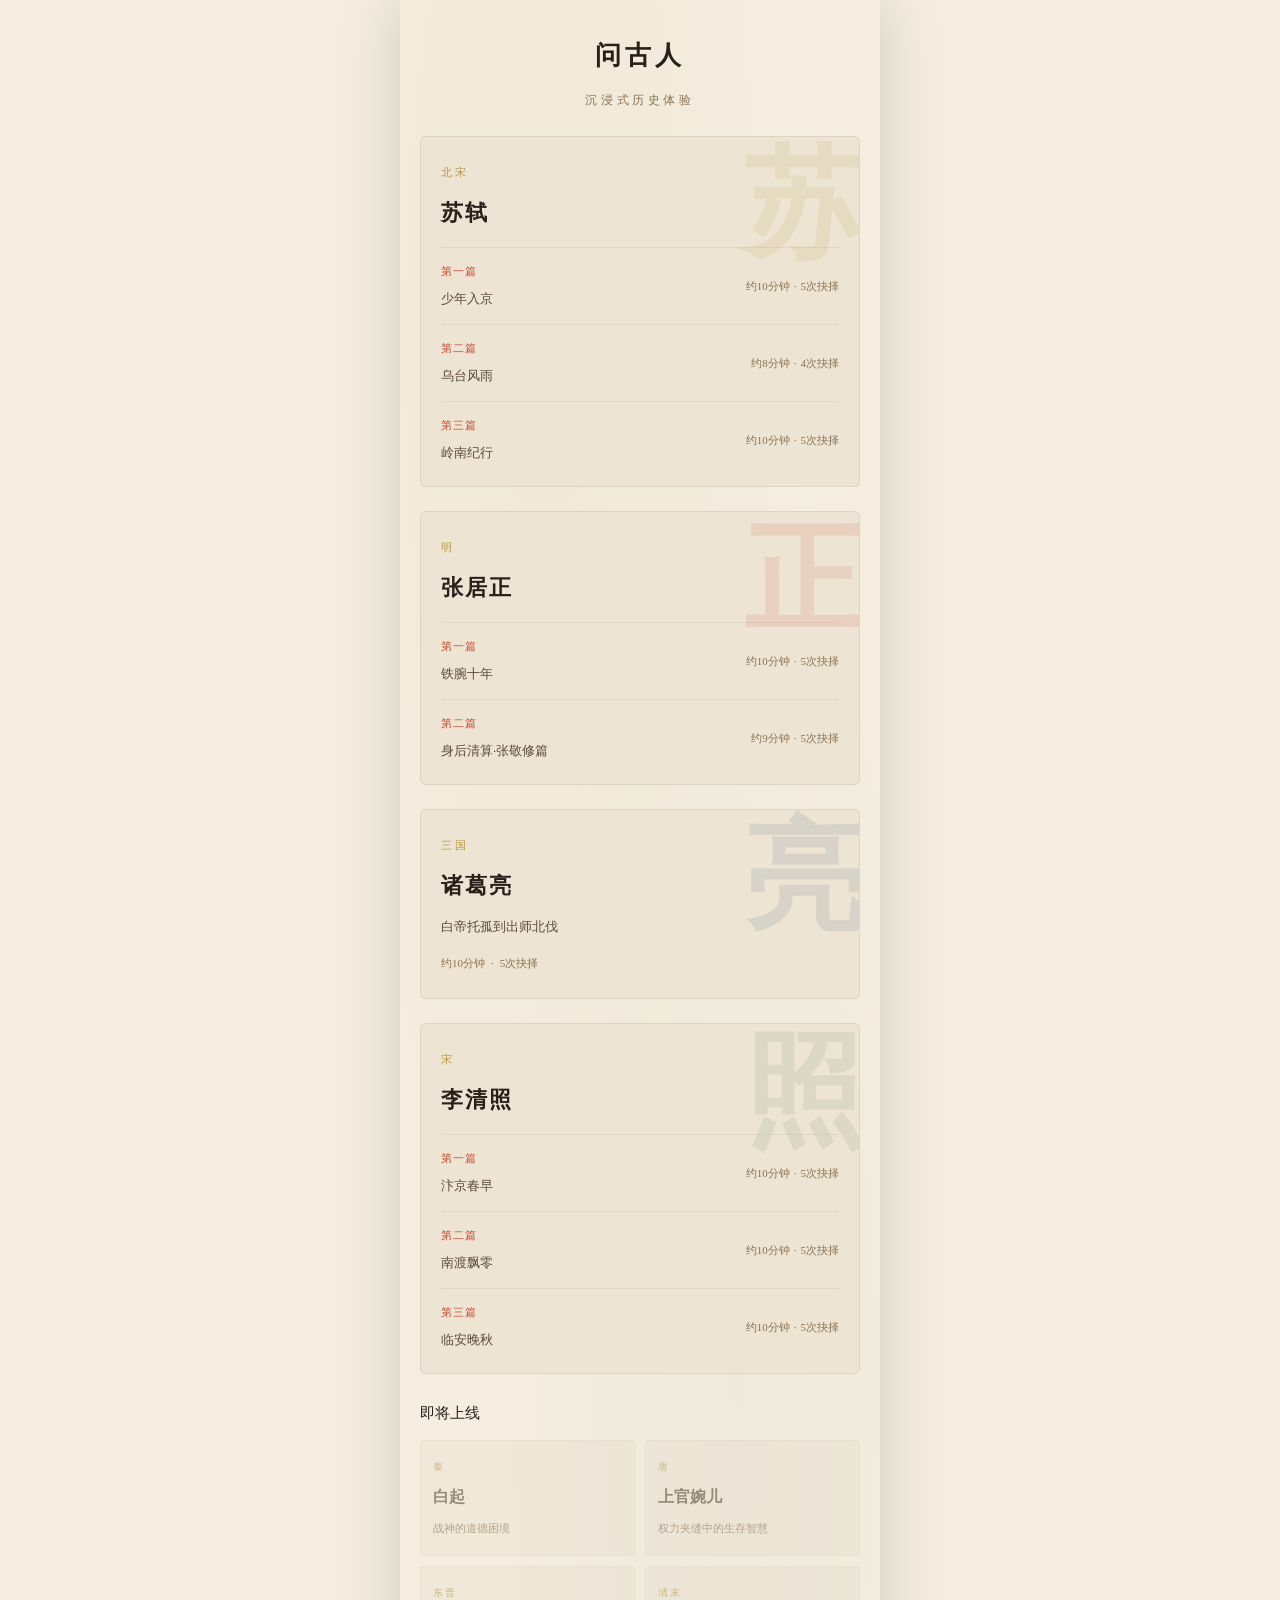
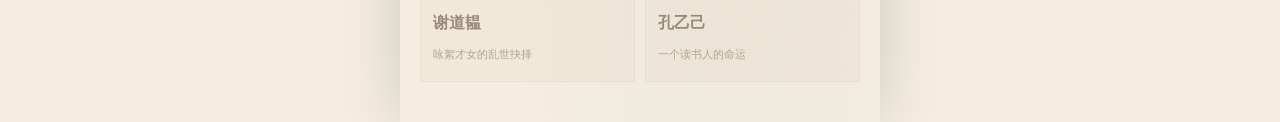
<file: index.html>
<!DOCTYPE html>
<html lang="zh-CN">
<head>
  <meta charset="UTF-8">
  <meta name="viewport" content="width=device-width, initial-scale=1.0, maximum-scale=1.0, user-scalable=no, viewport-fit=cover">
  <meta name="theme-color" content="#F4EDE0">
  <meta name="apple-mobile-web-app-capable" content="yes">
  <meta name="apple-mobile-web-app-status-bar-style" content="default">
  <title>问古人</title>
  <meta name="description" content="问古人 — 沉浸式历史体验">
  <link rel="stylesheet" href="assets/app.css">
</head>
<body>
  <div id="app"></div>

  <script src="js/stories/coming-soon.js"></script>
  <script src="js/stories/su-dongpo.js"></script>
  <script src="js/stories/su-shi-2.js"></script>
  <script src="js/stories/su-shi-3.js"></script>
  <script src="js/stories/zhuge-liang.js"></script>
  <script src="js/stories/li-qingzhao.js"></script>
  <script src="js/stories/li-qingzhao-2.js"></script>
  <script src="js/stories/li-qingzhao-3.js"></script>
  <script src="js/stories/zhang-juzheng.js"></script>
  <script src="js/stories/zhang-juzheng-2.js"></script>

  <script src="js/engine.js"></script>
  <script src="js/pages/helpers.js"></script>
  <script src="js/pages/index.js"></script>
  <script src="js/pages/intro.js"></script>
  <script src="js/pages/story.js"></script>
  <script src="js/pages/ending.js"></script>
  <script src="js/router.js"></script>
</body>
</html>
</file>
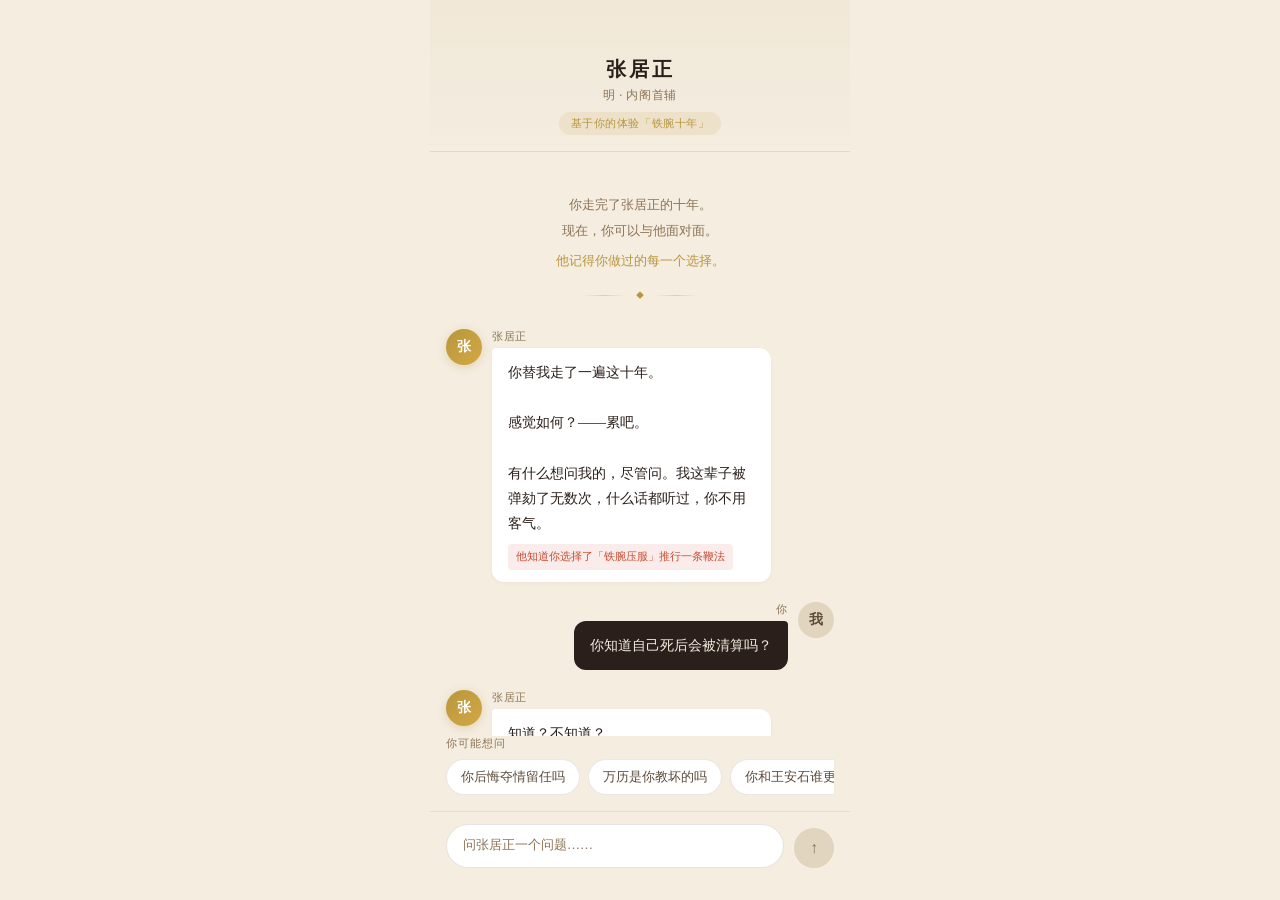
<file: ai-chat-demo.html>
<!DOCTYPE html>
<html lang="zh-CN">
<head>
<meta charset="UTF-8">
<meta name="viewport" content="width=device-width, initial-scale=1.0, maximum-scale=1.0, user-scalable=no">
<title>对话张居正 · 问古人</title>
<style>
  :root {
    --ink: #2A1F1A;
    --ink-light: #5C4A3A;
    --ink-faint: #8B7355;
    --paper: #F4EDE0;
    --paper-warm: #EDE4D3;
    --paper-deep: #E2D5BF;
    --accent-vermilion: #C84B31;
    --accent-gold: #B8963E;
    --accent-jade: #5B8C6F;
  }

  * { margin: 0; padding: 0; box-sizing: border-box; }

  body {
    font-family: -apple-system, "PingFang SC", "Noto Serif SC", serif;
    background: var(--paper);
    color: var(--ink);
    height: 100vh;
    display: flex;
    flex-direction: column;
    max-width: 420px;
    margin: 0 auto;
    overflow: hidden;
  }

  /* === 顶栏 === */
  .header {
    padding: 56px 20px 16px;
    text-align: center;
    border-bottom: 1px solid rgba(42,31,26,0.08);
    background: linear-gradient(180deg, rgba(184,150,62,0.06) 0%, transparent 100%);
    flex-shrink: 0;
  }

  .header-name {
    font-size: 20px;
    font-weight: 700;
    letter-spacing: 0.15em;
    color: var(--ink);
  }

  .header-desc {
    font-size: 12px;
    color: var(--ink-faint);
    margin-top: 4px;
    letter-spacing: 0.05em;
  }

  .header-context {
    display: inline-block;
    margin-top: 8px;
    padding: 4px 12px;
    background: rgba(184,150,62,0.12);
    border-radius: 20px;
    font-size: 11px;
    color: var(--accent-gold);
    letter-spacing: 0.05em;
  }

  /* === 聊天区 === */
  .chat-area {
    flex: 1;
    overflow-y: auto;
    padding: 20px 16px;
    scroll-behavior: smooth;
  }

  .chat-area::-webkit-scrollbar { display: none; }

  /* 开场白 */
  .prologue {
    text-align: center;
    padding: 20px 10px 28px;
    opacity: 0;
    animation: fadeIn 800ms ease 300ms forwards;
  }

  .prologue-line {
    display: block;
    font-size: 13px;
    line-height: 2;
    color: var(--ink-faint);
  }

  .prologue-divider {
    display: flex;
    align-items: center;
    justify-content: center;
    gap: 12px;
    margin-top: 16px;
  }

  .prologue-divider-line {
    width: 40px;
    height: 1px;
    background: linear-gradient(90deg, transparent, rgba(42,31,26,0.15), transparent);
  }

  .prologue-divider-dot {
    font-size: 8px;
    color: var(--accent-gold);
  }

  /* 消息气泡 */
  .message {
    display: flex;
    margin-bottom: 20px;
    opacity: 0;
    animation: msgIn 500ms ease forwards;
  }

  .message.user { justify-content: flex-end; }
  .message.character { justify-content: flex-start; }

  .msg-avatar {
    width: 36px;
    height: 36px;
    border-radius: 50%;
    flex-shrink: 0;
    display: flex;
    align-items: center;
    justify-content: center;
    font-size: 14px;
    font-weight: 600;
  }

  .character .msg-avatar {
    background: linear-gradient(135deg, var(--accent-gold), #D4A843);
    color: white;
    margin-right: 10px;
    box-shadow: 0 2px 8px rgba(184,150,62,0.3);
  }

  .user .msg-avatar {
    background: var(--paper-deep);
    color: var(--ink-light);
    margin-left: 10px;
    order: 2;
  }

  .msg-content {
    max-width: 72%;
  }

  .msg-sender {
    font-size: 11px;
    color: var(--ink-faint);
    margin-bottom: 4px;
    letter-spacing: 0.05em;
  }

  .user .msg-sender {
    text-align: right;
  }

  .msg-bubble {
    padding: 12px 16px;
    line-height: 1.8;
    font-size: 14px;
    border-radius: 12px;
  }

  .character .msg-bubble {
    background: white;
    color: var(--ink);
    border-top-left-radius: 4px;
    box-shadow: 0 1px 4px rgba(0,0,0,0.04);
  }

  .user .msg-bubble {
    background: var(--ink);
    color: var(--paper);
    border-top-right-radius: 4px;
  }

  /* 角色引用诗词 */
  .msg-poem {
    margin-top: 10px;
    padding: 10px 14px;
    background: rgba(184,150,62,0.08);
    border-left: 2px solid var(--accent-gold);
    border-radius: 0 6px 6px 0;
    font-size: 13px;
    line-height: 2;
    color: var(--ink-light);
  }

  /* 打字动画 */
  .typing {
    display: flex;
    align-items: center;
    margin-bottom: 20px;
    opacity: 0;
    animation: msgIn 400ms ease forwards;
  }

  .typing .msg-avatar {
    background: linear-gradient(135deg, var(--accent-gold), #D4A843);
    color: white;
    margin-right: 10px;
    width: 36px;
    height: 36px;
    border-radius: 50%;
    display: flex;
    align-items: center;
    justify-content: center;
    font-size: 14px;
    font-weight: 600;
    box-shadow: 0 2px 8px rgba(184,150,62,0.3);
  }

  .typing-dots {
    background: white;
    padding: 12px 18px;
    border-radius: 12px;
    border-top-left-radius: 4px;
    box-shadow: 0 1px 4px rgba(0,0,0,0.04);
    display: flex;
    gap: 5px;
  }

  .typing-dots span {
    width: 6px;
    height: 6px;
    border-radius: 50%;
    background: var(--ink-faint);
    animation: blink 1.4s infinite;
  }

  .typing-dots span:nth-child(2) { animation-delay: 0.2s; }
  .typing-dots span:nth-child(3) { animation-delay: 0.4s; }

  /* 快捷问题 */
  .quick-questions {
    padding: 0 16px 12px;
    flex-shrink: 0;
  }

  .quick-label {
    font-size: 11px;
    color: var(--ink-faint);
    margin-bottom: 8px;
    letter-spacing: 0.1em;
  }

  .quick-scroll {
    display: flex;
    gap: 8px;
    overflow-x: auto;
    padding-bottom: 4px;
    -webkit-overflow-scrolling: touch;
  }

  .quick-scroll::-webkit-scrollbar { display: none; }

  .quick-btn {
    flex-shrink: 0;
    padding: 8px 14px;
    background: white;
    border: 1px solid rgba(42,31,26,0.1);
    border-radius: 20px;
    font-size: 13px;
    color: var(--ink-light);
    cursor: pointer;
    transition: all 200ms ease;
    white-space: nowrap;
  }

  .quick-btn:active {
    background: var(--ink);
    color: var(--paper);
    border-color: var(--ink);
  }

  /* === 输入区 === */
  .input-area {
    padding: 12px 16px 32px;
    border-top: 1px solid rgba(42,31,26,0.08);
    background: var(--paper);
    flex-shrink: 0;
    display: flex;
    gap: 10px;
    align-items: flex-end;
  }

  .input-box {
    flex: 1;
    padding: 10px 16px;
    background: white;
    border: 1px solid rgba(42,31,26,0.12);
    border-radius: 22px;
    font-size: 14px;
    font-family: inherit;
    color: var(--ink);
    outline: none;
    resize: none;
    max-height: 100px;
    line-height: 1.6;
    transition: border-color 200ms;
  }

  .input-box::placeholder {
    color: var(--ink-faint);
    font-size: 13px;
  }

  .input-box:focus {
    border-color: var(--accent-gold);
  }

  .send-btn {
    width: 40px;
    height: 40px;
    border-radius: 50%;
    border: none;
    background: var(--ink);
    color: var(--paper);
    font-size: 16px;
    cursor: pointer;
    flex-shrink: 0;
    transition: all 200ms;
    display: flex;
    align-items: center;
    justify-content: center;
  }

  .send-btn:active {
    transform: scale(0.92);
    background: var(--accent-gold);
  }

  .send-btn.disabled {
    background: var(--paper-deep);
    color: var(--ink-faint);
    pointer-events: none;
  }

  /* === 选择记忆标签 === */
  .choice-tag {
    display: inline-block;
    padding: 3px 8px;
    background: rgba(200,75,49,0.1);
    color: var(--accent-vermilion);
    font-size: 11px;
    border-radius: 4px;
    margin-top: 8px;
  }

  /* === 动画 === */
  @keyframes fadeIn {
    from { opacity: 0; transform: translateY(10px); }
    to { opacity: 1; transform: translateY(0); }
  }

  @keyframes msgIn {
    from { opacity: 0; transform: translateY(16px); }
    to { opacity: 1; transform: translateY(0); }
  }

  @keyframes blink {
    0%, 60%, 100% { opacity: 0.3; }
    30% { opacity: 1; }
  }
</style>
</head>
<body>

<!-- 顶栏 -->
<div class="header">
  <div class="header-name">张居正</div>
  <div class="header-desc">明 · 内阁首辅</div>
  <div class="header-context">基于你的体验「铁腕十年」</div>
</div>

<!-- 聊天区 -->
<div class="chat-area" id="chatArea">

  <!-- 开场白 -->
  <div class="prologue">
    <span class="prologue-line">你走完了张居正的十年。</span>
    <span class="prologue-line">现在，你可以与他面对面。</span>
    <span class="prologue-line" style="color: var(--accent-gold); margin-top: 4px;">他记得你做过的每一个选择。</span>
    <div class="prologue-divider">
      <div class="prologue-divider-line"></div>
      <span class="prologue-divider-dot">◆</span>
      <div class="prologue-divider-line"></div>
    </div>
  </div>

  <!-- 张居正第一句话 -->
  <div class="message character" style="animation-delay: 1s;">
    <div class="msg-avatar">张</div>
    <div class="msg-content">
      <div class="msg-sender">张居正</div>
      <div class="msg-bubble">
        你替我走了一遍这十年。
        <br><br>
        感觉如何？——累吧。
        <br><br>
        有什么想问我的，尽管问。我这辈子被弹劾了无数次，什么话都听过，你不用客气。
        <div class="choice-tag">他知道你选择了「铁腕压服」推行一条鞭法</div>
      </div>
    </div>
  </div>

  <!-- 用户第一句话 -->
  <div class="message user" style="animation-delay: 2s;">
    <div class="msg-avatar">我</div>
    <div class="msg-content">
      <div class="msg-sender">你</div>
      <div class="msg-bubble">你知道自己死后会被清算吗？</div>
    </div>
  </div>

  <!-- 张居正回复 -->
  <div class="message character" style="animation-delay: 3s;">
    <div class="msg-avatar">张</div>
    <div class="msg-content">
      <div class="msg-sender">张居正</div>
      <div class="msg-bubble">
        知道？不知道？
        <br><br>
        说完全不知道，那是骗你。我把高拱赶走的时候用了什么手段，我心里清楚。我对言官动廷杖的时候，就知道这笔账迟早要还。商鞅的下场我读过不止一遍。
        <br><br>
        但你问我是不是「知道」——我觉得不是。我只是隐隐约约觉得，这条路走到头，大概不会太好看。但我没有细想。
        <br><br>
        不是不敢想。是不能想。一想，就做不下去了。
      </div>
    </div>
  </div>

  <!-- 用户第二句 -->
  <div class="message user" style="animation-delay: 4.5s;">
    <div class="msg-avatar">我</div>
    <div class="msg-content">
      <div class="msg-sender">你</div>
      <div class="msg-bubble">那你觉得值吗？你的家人因为你被抄家，长子自缢了。</div>
    </div>
  </div>

  <!-- 张居正回复 - 长沉默后 -->
  <div class="message character" style="animation-delay: 6s;">
    <div class="msg-avatar">张</div>
    <div class="msg-content">
      <div class="msg-sender">张居正</div>
      <div class="msg-bubble">
        ……
        <br><br>
        你刚才问的这个问题，是我这辈子最怕被人问的。
        <br><br>
        我可以告诉你一条鞭法让国库翻了两倍，考成法让政令不再是废纸，清丈田亩让三百万顷隐田回到了册上。我可以说这些事救了几千万人。
        <br><br>
        但我没法替敬修回答这个问题。
        <br><br>
        他不是改革者。他只是我的儿子。他替我付的代价，我没有资格说「值」。
        <div class="msg-poem">
          "有冤无处诉"<br>
          ——张敬修 · 绝笔血书
        </div>
      </div>
    </div>
  </div>

</div>

<!-- 快捷问题 -->
<div class="quick-questions">
  <div class="quick-label">你可能想问</div>
  <div class="quick-scroll">
    <div class="quick-btn" onclick="sendQuick(this)">你后悔夺情留任吗</div>
    <div class="quick-btn" onclick="sendQuick(this)">万历是你教坏的吗</div>
    <div class="quick-btn" onclick="sendQuick(this)">你和王安石谁更难</div>
    <div class="quick-btn" onclick="sendQuick(this)">如果再来一次呢</div>
    <div class="quick-btn" onclick="sendQuick(this)">你怎么看冯保</div>
  </div>
</div>

<!-- 输入区 -->
<div class="input-area">
  <textarea class="input-box" id="inputBox" rows="1" placeholder="问张居正一个问题……" oninput="autoGrow(this); toggleSend();"></textarea>
  <button class="send-btn disabled" id="sendBtn" onclick="sendMessage()">↑</button>
</div>

<script>
  // 自动增长文本框
  function autoGrow(el) {
    el.style.height = 'auto';
    el.style.height = Math.min(el.scrollHeight, 100) + 'px';
  }

  // 切换发送按钮状态
  function toggleSend() {
    var btn = document.getElementById('sendBtn');
    var input = document.getElementById('inputBox');
    if (input.value.trim()) {
      btn.classList.remove('disabled');
    } else {
      btn.classList.add('disabled');
    }
  }

  // 发送快捷问题
  function sendQuick(el) {
    var text = el.textContent;
    addUserMessage(text);
    el.style.opacity = '0.4';
    el.style.pointerEvents = 'none';

    // 模拟打字中
    setTimeout(function() {
      showTyping();
    }, 600);

    // 模拟回复
    setTimeout(function() {
      hideTyping();
      if (text.indexOf('万历') !== -1) {
        addCharacterMessage('万历是不是我教坏的？\n\n不。他是我管得太严、压得太死，以至于我一松手他就报复性地放飞了。\n\n这跟「教坏」不一样。教坏是方向错了。我的方向没错——但我忘了一件事：他不只是皇帝，他也是一个人。人被压久了，反弹是必然的。\n\n你在体验里也看到了。他看我的那个眼神——恐惧里面裹着怨恨。那个眼神我到死都记得。');
      } else if (text.indexOf('夺情') !== -1) {
        addCharacterMessage('后悔？你是问我后不后悔没回去给父亲守孝？\n\n我告诉你，如果时间倒流，我还是会留下来。一条鞭法刚起草，考成法正在深化，我走了这些全完了。\n\n但后不后悔和对不对是两码事。我不后悔这个选择，但我知道这个选择是错的——对父亲是错的。\n\n我这辈子做了很多「对国家对、对家人错」的事。这是改革者的通病。');
      } else if (text.indexOf('王安石') !== -1) {
        addCharacterMessage('王安石比我难。\n\n我有李太后撑腰，有冯保在宫里照应，万历年幼听我的话。我的牌比他好得多。\n\n王安石面对的是一个成年皇帝——神宗一开始支持他，后来动摇了，反反复复。他的变法团队里还出了吕惠卿这种背刺他的人。\n\n但他比我少一样东西：他没有我这么狠。他不愿意用廷杖压反对派，不愿意搞政治清洗。所以他失败了。\n\n我用了他不愿意用的手段，所以我成功了。但我付的代价也比他大。\n\n你说谁更难？也许该问的是——谁更苦。');
      } else if (text.indexOf('再来') !== -1) {
        addCharacterMessage('如果再来一次。\n\n……\n\n我大概还是会做一样的事。考成法、清丈、一条鞭法，一样都不能少。\n\n但有一件事我会改。我会对万历好一点。\n\n不是放松对他的管教——该严的还是要严。但我会让他知道，我管他不是因为看不起他，是因为我希望他好。\n\n我从来没有跟他说过这句话。我以为我做的一切他都能看懂。但他那时候只是一个孩子。孩子需要的不只是规矩，还有一句「我是为你好」。\n\n我连这句话都没说过。');
      } else if (text.indexOf('冯保') !== -1) {
        addCharacterMessage('冯保啊。\n\n你让我怎么说他？他帮我赶走了高拱，帮我在宫里挡了无数暗箭。没有他，我当不了首辅，改革也推不动。\n\n但他贪。贪得没有底线。我知道，我睁一只眼闭一只眼。因为我需要他。\n\n这是我这辈子最脏的一笔交易——用纵容换支持。我骂别人贪腐的时候，心里清楚自己的盟友就是最大的贪官之一。\n\n后来他被抄家，抄出来的东西堆满了几间屋子。我已经死了，看不见了。但我猜到了。');
      }
    }, 2000);
  }

  // 发送用户消息
  function sendMessage() {
    var input = document.getElementById('inputBox');
    var text = input.value.trim();
    if (!text) return;

    addUserMessage(text);
    input.value = '';
    input.style.height = 'auto';
    toggleSend();

    setTimeout(function() { showTyping(); }, 600);
    setTimeout(function() {
      hideTyping();
      addCharacterMessage('你这个问题问得好。但容我想一想——有些事情隔了四百年再看，反而比当时更难回答。\n\n（这是演示原型，实际对话将由AI生成，基于你在故事中的选择和历史资料）');
    }, 2500);
  }

  function addUserMessage(text) {
    var chatArea = document.getElementById('chatArea');
    var div = document.createElement('div');
    div.className = 'message user';
    div.innerHTML = '<div class="msg-avatar">我</div><div class="msg-content"><div class="msg-sender">你</div><div class="msg-bubble">' + text + '</div></div>';
    chatArea.appendChild(div);
    chatArea.scrollTop = chatArea.scrollHeight;
  }

  function addCharacterMessage(text) {
    var chatArea = document.getElementById('chatArea');
    var div = document.createElement('div');
    div.className = 'message character';
    var formatted = text.replace(/\n/g, '<br>');
    div.innerHTML = '<div class="msg-avatar">张</div><div class="msg-content"><div class="msg-sender">张居正</div><div class="msg-bubble">' + formatted + '</div></div>';
    chatArea.appendChild(div);
    chatArea.scrollTop = chatArea.scrollHeight;
  }

  function showTyping() {
    var chatArea = document.getElementById('chatArea');
    var div = document.createElement('div');
    div.className = 'typing';
    div.id = 'typingIndicator';
    div.innerHTML = '<div class="msg-avatar">张</div><div class="typing-dots"><span></span><span></span><span></span></div>';
    chatArea.appendChild(div);
    chatArea.scrollTop = chatArea.scrollHeight;
  }

  function hideTyping() {
    var el = document.getElementById('typingIndicator');
    if (el) el.remove();
  }

  // 回车发送
  document.getElementById('inputBox').addEventListener('keydown', function(e) {
    if (e.key === 'Enter' && !e.shiftKey) {
      e.preventDefault();
      sendMessage();
    }
  });

  // 滚动到底部
  setTimeout(function() {
    document.getElementById('chatArea').scrollTop = document.getElementById('chatArea').scrollHeight;
  }, 6500);
</script>
</body>
</html>
</file>
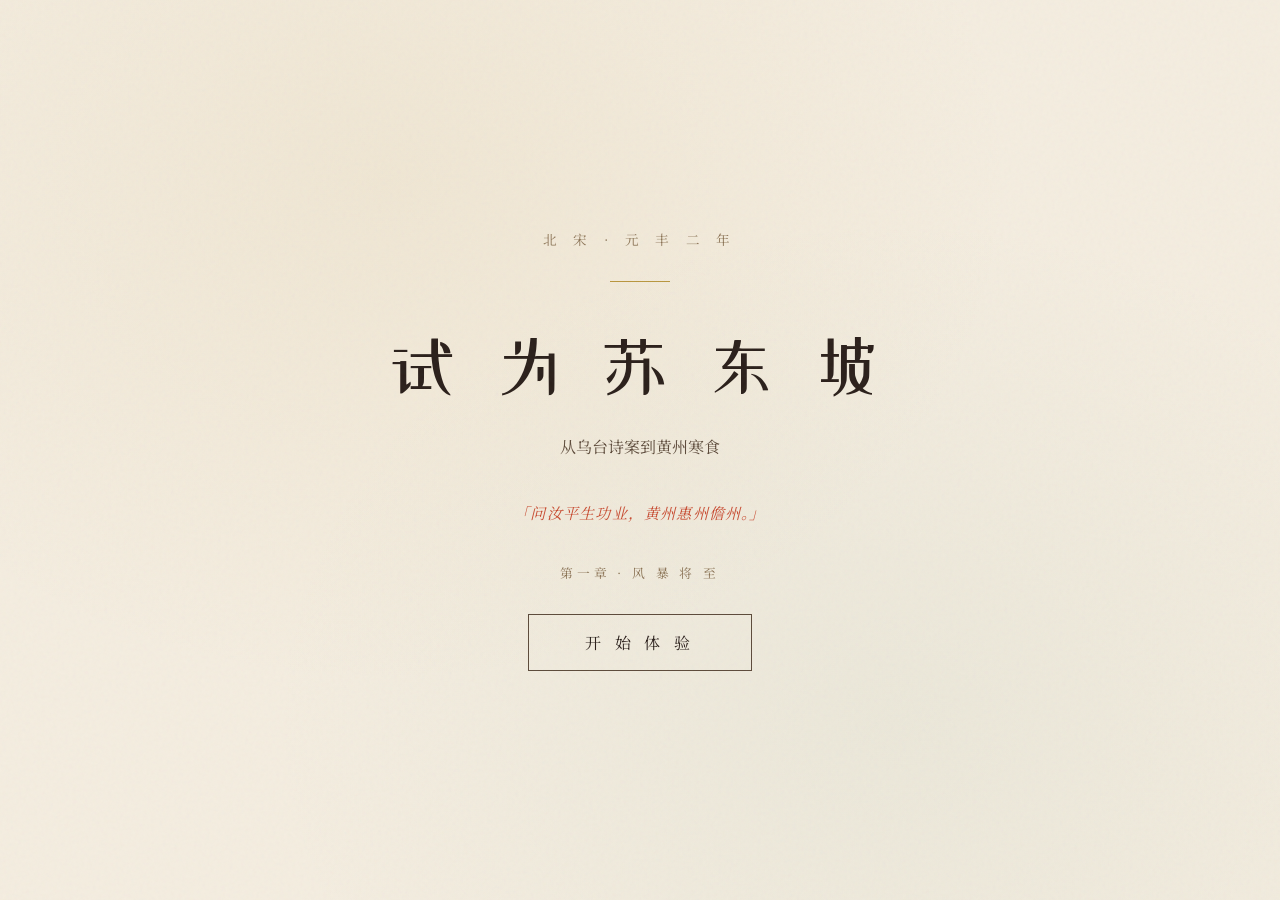
<file: su-dongpo-demo.html>
<!DOCTYPE html>
<html lang="zh-CN">
<head>
<meta charset="UTF-8">
<meta name="viewport" content="width=device-width, initial-scale=1.0">
<title>试为苏东坡 — 乌台诗案</title>
<style>
  @import url('https://fonts.googleapis.com/css2?family=Noto+Serif+SC:wght@200;400;600;700;900&family=ZCOOL+XiaoWei&display=swap');

  :root {
    --ink: #2A1F1A;
    --ink-light: #5C4A3A;
    --ink-faint: #8B7355;
    --paper: #F4EDE0;
    --paper-warm: #EDE4D3;
    --paper-deep: #E2D5BF;
    --accent-vermilion: #C84B31;
    --accent-gold: #B8963E;
    --accent-jade: #5B8C6F;
    --accent-indigo: #3D5A80;
    --shadow: rgba(42, 31, 26, 0.12);
    --glow: rgba(184, 150, 62, 0.15);
  }

  * { margin: 0; padding: 0; box-sizing: border-box; }

  body {
    font-family: 'Noto Serif SC', serif;
    background: var(--paper);
    color: var(--ink);
    min-height: 100vh;
    overflow-x: hidden;
  }

  /* === TEXTURE OVERLAY === */
  body::before {
    content: '';
    position: fixed;
    inset: 0;
    background-image: 
      url("data:image/svg+xml,%3Csvg viewBox='0 0 256 256' xmlns='http://www.w3.org/2000/svg'%3E%3Cfilter id='n'%3E%3CfeTurbulence type='fractalNoise' baseFrequency='0.9' numOctaves='4' stitchTiles='stitch'/%3E%3C/filter%3E%3Crect width='256' height='256' filter='url(%23n)' opacity='0.04'/%3E%3C/svg%3E");
    pointer-events: none;
    z-index: 9999;
  }

  /* === SCREENS === */
  .screen {
    display: none;
    min-height: 100vh;
    position: relative;
  }
  .screen.active { display: flex; flex-direction: column; }

  /* === TITLE SCREEN === */
  #title-screen {
    align-items: center;
    justify-content: center;
    text-align: center;
    padding: 2rem;
    background: 
      radial-gradient(ellipse at 30% 20%, rgba(184, 150, 62, 0.08) 0%, transparent 50%),
      radial-gradient(ellipse at 70% 80%, rgba(91, 140, 111, 0.06) 0%, transparent 50%),
      var(--paper);
  }

  .title-container {
    max-width: 560px;
    animation: titleFadeIn 1.5s ease-out;
  }

  @keyframes titleFadeIn {
    from { opacity: 0; transform: translateY(30px); }
    to { opacity: 1; transform: translateY(0); }
  }

  .title-era {
    font-size: 0.85rem;
    letter-spacing: 0.5em;
    color: var(--ink-faint);
    margin-bottom: 2rem;
    font-weight: 400;
  }

  .title-main {
    font-family: 'ZCOOL XiaoWei', 'Noto Serif SC', serif;
    font-size: clamp(2.8rem, 8vw, 4.2rem);
    font-weight: 400;
    letter-spacing: 0.15em;
    line-height: 1.3;
    margin-bottom: 1.5rem;
    color: var(--ink);
  }

  .title-sub {
    font-size: 1rem;
    color: var(--ink-light);
    font-weight: 400;
    line-height: 1.8;
    margin-bottom: 1rem;
  }

  .title-quote {
    font-size: 0.95rem;
    color: var(--accent-vermilion);
    font-style: italic;
    margin: 2.5rem 0;
    letter-spacing: 0.08em;
    opacity: 0;
    animation: quoteFade 1s ease-out 0.8s forwards;
  }

  @keyframes quoteFade {
    to { opacity: 1; }
  }

  .title-divider {
    width: 60px;
    height: 1px;
    background: var(--accent-gold);
    margin: 0 auto 2.5rem;
    opacity: 0;
    animation: dividerGrow 0.8s ease-out 0.5s forwards;
  }

  @keyframes dividerGrow {
    to { opacity: 1; width: 60px; }
  }

  .title-chapter-hint {
    font-size: 0.8rem;
    color: var(--ink-faint);
    letter-spacing: 0.3em;
    margin-bottom: 2rem;
  }

  /* === BUTTONS === */
  .btn-start {
    display: inline-block;
    padding: 1rem 3.5rem;
    background: transparent;
    border: 1px solid var(--ink-light);
    color: var(--ink);
    font-family: 'Noto Serif SC', serif;
    font-size: 1rem;
    letter-spacing: 0.3em;
    cursor: pointer;
    transition: all 0.4s ease;
    opacity: 0;
    animation: btnAppear 0.6s ease-out 1.2s forwards;
  }

  @keyframes btnAppear {
    to { opacity: 1; }
  }

  .btn-start:hover {
    background: var(--ink);
    color: var(--paper);
    border-color: var(--ink);
  }

  /* === NARRATIVE SCREEN === */
  #narrative-screen {
    background: var(--paper);
  }

  .narrative-header {
    position: sticky;
    top: 0;
    z-index: 100;
    padding: 1.2rem 2rem;
    background: rgba(244, 237, 224, 0.92);
    backdrop-filter: blur(10px);
    display: flex;
    justify-content: space-between;
    align-items: center;
    border-bottom: 1px solid rgba(42, 31, 26, 0.06);
  }

  .header-chapter {
    font-size: 0.75rem;
    letter-spacing: 0.3em;
    color: var(--ink-faint);
  }

  .header-year {
    font-size: 0.75rem;
    color: var(--accent-gold);
    letter-spacing: 0.15em;
  }

  .narrative-body {
    max-width: 640px;
    margin: 0 auto;
    padding: 3rem 2rem 6rem;
    flex: 1;
  }

  /* === TEXT CONTENT === */
  .story-text {
    margin-bottom: 2rem;
    opacity: 0;
    transform: translateY(20px);
    animation: textReveal 0.8s ease-out forwards;
  }

  .story-text p {
    font-size: 1.05rem;
    line-height: 2;
    color: var(--ink);
    margin-bottom: 1.5rem;
    text-align: justify;
  }

  .story-text p:last-child { margin-bottom: 0; }

  @keyframes textReveal {
    to { opacity: 1; transform: translateY(0); }
  }

  /* Scene description / atmosphere text */
  .scene-desc {
    font-size: 0.9rem;
    color: var(--ink-faint);
    font-style: italic;
    border-left: 2px solid var(--accent-gold);
    padding-left: 1.2rem;
    margin-bottom: 2rem;
    line-height: 1.9;
    opacity: 0;
    animation: textReveal 0.8s ease-out 0.3s forwards;
  }

  /* Dialogue */
  .dialogue {
    margin: 2rem 0;
    padding: 1.5rem 1.8rem;
    background: rgba(226, 213, 191, 0.4);
    border-radius: 4px;
    position: relative;
    opacity: 0;
    animation: textReveal 0.6s ease-out 0.2s forwards;
  }

  .dialogue-speaker {
    font-size: 0.8rem;
    color: var(--accent-vermilion);
    letter-spacing: 0.15em;
    margin-bottom: 0.6rem;
    font-weight: 600;
  }

  .dialogue-text {
    font-size: 1rem;
    line-height: 1.9;
    color: var(--ink);
  }

  /* === CHOICES === */
  .choices-container {
    margin-top: 3rem;
    opacity: 0;
    animation: choicesAppear 0.8s ease-out 0.6s forwards;
  }

  @keyframes choicesAppear {
    to { opacity: 1; }
  }

  .choices-prompt {
    font-size: 0.8rem;
    letter-spacing: 0.3em;
    color: var(--ink-faint);
    text-align: center;
    margin-bottom: 1.5rem;
  }

  .choice-btn {
    display: block;
    width: 100%;
    padding: 1.3rem 1.8rem;
    margin-bottom: 1rem;
    background: rgba(244, 237, 224, 0.6);
    border: 1px solid rgba(42, 31, 26, 0.12);
    border-radius: 4px;
    font-family: 'Noto Serif SC', serif;
    font-size: 0.95rem;
    line-height: 1.7;
    color: var(--ink);
    cursor: pointer;
    text-align: left;
    transition: all 0.3s ease;
    position: relative;
    overflow: hidden;
  }

  .choice-btn::before {
    content: '';
    position: absolute;
    left: 0;
    top: 0;
    width: 3px;
    height: 100%;
    background: var(--accent-gold);
    transform: scaleY(0);
    transition: transform 0.3s ease;
  }

  .choice-btn:hover {
    background: rgba(226, 213, 191, 0.5);
    border-color: var(--accent-gold);
    padding-left: 2.2rem;
  }

  .choice-btn:hover::before {
    transform: scaleY(1);
  }

  .choice-btn:active {
    transform: scale(0.98);
  }

  .choice-label {
    font-size: 0.75rem;
    color: var(--ink-faint);
    letter-spacing: 0.1em;
    display: block;
    margin-bottom: 0.3rem;
  }

  /* === CONTINUE BUTTON === */
  .btn-continue {
    display: block;
    margin: 3rem auto 0;
    padding: 0.9rem 3rem;
    background: transparent;
    border: 1px solid rgba(42, 31, 26, 0.2);
    color: var(--ink-light);
    font-family: 'Noto Serif SC', serif;
    font-size: 0.9rem;
    letter-spacing: 0.3em;
    cursor: pointer;
    transition: all 0.3s ease;
    opacity: 0;
    animation: btnAppear 0.6s ease-out 0.8s forwards;
  }

  .btn-continue:hover {
    border-color: var(--ink-light);
    color: var(--ink);
  }

  /* === TRANSITION === */
  .scene-transition {
    text-align: center;
    padding: 4rem 2rem;
    opacity: 0;
    animation: transitionIn 1.2s ease-out forwards;
  }

  @keyframes transitionIn {
    0% { opacity: 0; }
    50% { opacity: 1; }
    100% { opacity: 1; }
  }

  .transition-year {
    font-size: 2rem;
    font-weight: 200;
    color: var(--accent-gold);
    letter-spacing: 0.2em;
    margin-bottom: 0.5rem;
  }

  .transition-desc {
    font-size: 0.85rem;
    color: var(--ink-faint);
    letter-spacing: 0.15em;
  }

  /* === ENDING SCREEN === */
  #ending-screen {
    align-items: center;
    justify-content: center;
    text-align: center;
    padding: 2rem;
    min-height: 100vh;
    background: 
      radial-gradient(ellipse at 50% 40%, var(--glow) 0%, transparent 60%),
      var(--paper);
  }

  .ending-container {
    max-width: 520px;
    opacity: 0;
    animation: titleFadeIn 1.5s ease-out 0.3s forwards;
  }

  .ending-poem {
    font-size: 1.15rem;
    line-height: 2.2;
    color: var(--ink);
    margin-bottom: 3rem;
    font-style: italic;
  }

  .ending-reflection {
    padding: 2rem;
    background: rgba(226, 213, 191, 0.3);
    border-radius: 6px;
    margin-bottom: 2.5rem;
  }

  .ending-reflection-title {
    font-size: 0.8rem;
    letter-spacing: 0.3em;
    color: var(--accent-gold);
    margin-bottom: 1rem;
  }

  .ending-reflection-text {
    font-size: 0.95rem;
    line-height: 2;
    color: var(--ink-light);
  }

  .ending-stats {
    display: flex;
    justify-content: center;
    gap: 2.5rem;
    margin-bottom: 3rem;
  }

  .stat-item {
    text-align: center;
  }

  .stat-num {
    font-size: 1.8rem;
    font-weight: 200;
    color: var(--accent-gold);
  }

  .stat-label {
    font-size: 0.75rem;
    color: var(--ink-faint);
    letter-spacing: 0.1em;
    margin-top: 0.3rem;
  }

  .btn-restart {
    display: inline-block;
    padding: 0.9rem 2.5rem;
    background: transparent;
    border: 1px solid var(--ink-light);
    color: var(--ink);
    font-family: 'Noto Serif SC', serif;
    font-size: 0.9rem;
    letter-spacing: 0.2em;
    cursor: pointer;
    transition: all 0.3s ease;
    margin: 0 0.5rem;
  }

  .btn-restart:hover {
    background: var(--ink);
    color: var(--paper);
  }

  /* === PROGRESS BAR === */
  .progress-bar {
    position: fixed;
    top: 0;
    left: 0;
    height: 2px;
    background: linear-gradient(90deg, var(--accent-gold), var(--accent-vermilion));
    z-index: 999;
    transition: width 0.6s ease;
  }

  /* === PERSONALITY TRACKER (hidden) === */
  .personality-flash {
    position: fixed;
    bottom: 2rem;
    left: 50%;
    transform: translateX(-50%) translateY(20px);
    padding: 0.7rem 1.5rem;
    background: rgba(42, 31, 26, 0.85);
    color: var(--paper);
    font-size: 0.8rem;
    border-radius: 4px;
    opacity: 0;
    transition: all 0.5s ease;
    z-index: 200;
    letter-spacing: 0.05em;
    pointer-events: none;
  }

  .personality-flash.show {
    opacity: 1;
    transform: translateX(-50%) translateY(0);
  }

  /* === MOBILE === */
  @media (max-width: 600px) {
    .narrative-body { padding: 2rem 1.5rem 5rem; }
    .title-main { font-size: 2.4rem; }
    .story-text p { font-size: 1rem; }
    .ending-stats { gap: 1.5rem; }
  }

  /* Fade out animation for screen transitions */
  .fade-out {
    animation: fadeOut 0.5s ease-out forwards;
  }

  @keyframes fadeOut {
    to { opacity: 0; transform: translateY(-10px); }
  }

  .ink-wash-divider {
    width: 100%;
    height: 40px;
    margin: 2rem 0;
    background: radial-gradient(ellipse at center, rgba(42,31,26,0.06) 0%, transparent 70%);
    position: relative;
  }

  .ink-wash-divider::after {
    content: '◆';
    position: absolute;
    left: 50%;
    top: 50%;
    transform: translate(-50%, -50%);
    font-size: 0.5rem;
    color: var(--accent-gold);
  }
</style>
</head>
<body>

<div class="progress-bar" id="progressBar"></div>
<div class="personality-flash" id="personalityFlash"></div>

<!-- TITLE SCREEN -->
<div class="screen active" id="title-screen">
  <div class="title-container">
    <div class="title-era">北 宋 · 元 丰 二 年</div>
    <div class="title-divider"></div>
    <h1 class="title-main">试 为 苏 东 坡</h1>
    <p class="title-sub">从乌台诗案到黄州寒食</p>
    <p class="title-quote">「问汝平生功业，黄州惠州儋州。」</p>
    <div class="title-chapter-hint">第一章 · 风 暴 将 至</div>
    <button class="btn-start" onclick="startGame()">开 始 体 验</button>
  </div>
</div>

<!-- NARRATIVE SCREEN -->
<div class="screen" id="narrative-screen">
  <div class="narrative-header">
    <span class="header-chapter" id="chapterLabel">第一章</span>
    <span class="header-year" id="yearLabel">元丰二年</span>
  </div>
  <div class="narrative-body" id="narrativeBody">
    <!-- Dynamic content -->
  </div>
</div>

<!-- ENDING SCREEN -->
<div class="screen" id="ending-screen">
  <div class="ending-container" id="endingContent">
    <!-- Dynamic ending -->
  </div>
</div>

<script>
// ========== GAME ENGINE ==========
const state = {
  currentNode: null,
  choices: [],
  traits: {
    courage: 0,    // 勇气 vs 隐忍
    idealism: 0,   // 理想 vs 务实
    connection: 0, // 入世 vs 出世
    resilience: 0  // 坚韧 vs 脆弱
  },
  nodeCount: 0,
  totalNodes: 12
};

// ========== STORY DATA ==========
const story = {

// === ACT 1: THE STORM ===
"start": {
  chapter: "第一章 · 风暴将至",
  year: "元丰二年 · 七月",
  content: `
    <div class="scene-desc">湖州。夏末。蝉鸣如沸。</div>
    <div class="story-text">
      <p>你刚到湖州任知州不过三个月。江南的夏天潮湿闷热，你坐在官署里批完公文，顺手写了几首诗寄给朋友。</p>
      <p>诗里有几句牢骚——朝廷推行的新法让百姓怨声载道，你看不惯，就写了出来。这不是第一次了，你向来嘴上不饶人。</p>
      <p>你不知道的是，这些诗正在被人一首一首地摘录、注解、装订成册，送往御史台。</p>
    </div>
    <div class="dialogue">
      <div class="dialogue-speaker">幕僚</div>
      <div class="dialogue-text">大人，京中来了人。说是奉御史台之命……</div>
    </div>
    <div class="story-text">
      <p>你放下茶盏。御史台派人来湖州，这不寻常。你看见来人身后跟着的皇甫遵，面无表情。</p>
      <p>你心里明白了大半。</p>
    </div>
  `,
  choices: [
    { text: "整理衣冠，从容出迎。该来的躲不掉。", next: "arrest_calm", trait: "courage", value: 2 },
    { text: "先稳住，找借口拖延，连夜给京中的朋友写信求援。", next: "arrest_delay", trait: "idealism", value: -1 }
  ]
},

"arrest_calm": {
  chapter: "第一章 · 风暴将至",
  year: "元丰二年 · 七月",
  content: `
    <div class="story-text">
      <p>你换上官服，走出厅堂。皇甫遵看见你，微微一愣——大概没料到你这么平静。</p>
      <p>「苏轼接旨。」</p>
      <p>你跪下听完。御史台弹劾你以诗文讪谤朝政，即刻押赴京城受审。</p>
      <p>你站起来的时候腿有点软，但脸上没有露出来。身后传来衙役和家人的哭声，你回头看了一眼妻子王闰之，她抱着孩子站在廊下，眼眶红了但没有哭出声。</p>
    </div>
    <div class="story-text">
      <p>你转过身，跟着皇甫遵走了。</p>
      <p>一路上你想了很多。你想起王安石变法那年你第一次上书反对，想起弟弟子由劝你少说话，想起父亲当年教你读书时说的「文章是天下公器，不可以私意乱之」。</p>
    </div>
  `,
  continue: "prison_arrive"
},

"arrest_delay": {
  chapter: "第一章 · 风暴将至",
  year: "元丰二年 · 七月",
  content: `
    <div class="story-text">
      <p>你推说身体不适，让幕僚先去接待。自己匆匆铺开纸，给京城的王诜和驸马写信——他们在朝中还有些人脉。</p>
      <p>但信刚写了一半，皇甫遵已经带人闯了进来。</p>
      <p>「苏轼，御史台令你即刻进京，不得拖延。」</p>
      <p>你看着写到一半的信，墨迹未干。皇甫遵顺着你的目光也看到了，什么也没说，只是催促你尽快上路。</p>
    </div>
    <div class="story-text">
      <p>你心里发苦。不是怕死——当了这么多年官，你比谁都清楚，文字狱一旦开头，辩解是没有用的。你发苦的是连累了别人。那些跟你通信的朋友、收过你诗的人，一个都跑不掉。</p>
    </div>
  `,
  continue: "prison_arrive"
},

"prison_arrive": {
  chapter: "第一章 · 风暴将至",
  year: "元丰二年 · 八月",
  content: `
    <div class="scene-desc">御史台狱。又称「乌台」。高墙之内，柏树上栖满乌鸦。</div>
    <div class="story-text">
      <p>你被关进了乌台大狱。牢房潮湿阴暗，你是堂堂三品官员，此刻却和普通囚犯一样席地而坐。</p>
      <p>审讯很快开始了。御史们把你这些年写的诗翻了个遍，逐字逐句地追问：「这句'根到九泉无曲处，世间唯有蛰龙知'，是什么意思？你说的蛰龙是不是在影射陛下？」</p>
      <p>你知道这是欲加之罪。但在这间牢房里，逻辑和道理都不重要了。</p>
    </div>
    <div class="dialogue">
      <div class="dialogue-speaker">审讯御史</div>
      <div class="dialogue-text">苏轼，你最好老实交代，不要妄想蒙混过关。你的诗里藏了多少对朝廷的怨恨？</div>
    </div>
  `,
  choices: [
    { text: "一条条辩解，据理力争。那些诗就是写景抒情，哪有什么影射。", next: "prison_defiant", trait: "courage", value: 2, flash: "你选择了正面对抗" },
    { text: "低头认错，把他们想听的话说了。保命要紧。", next: "prison_submit", trait: "courage", value: -1, flash: "你选择了以退为进" },
    { text: "沉默。不辩解也不认错。说什么都是错。", next: "prison_silent", trait: "resilience", value: 1, flash: "你选择了沉默以对" }
  ]
},

"prison_defiant": {
  chapter: "第二章 · 乌台风雨",
  year: "元丰二年 · 八至十二月",
  content: `
    <div class="story-text">
      <p>你逐首解释，引经据典，说明每一句诗的来历和用意。你说得有理有据，御史们一时语塞。</p>
      <p>但这反而激怒了他们。第二天审讯变本加厉，连你二十年前写的诗都翻出来了。有人提议将你处以极刑。</p>
      <p>一百三十天。你在乌台待了一百三十天。</p>
      <p>每天晚上，你听着牢房外的乌鸦叫声，想着白天审讯时自己说的话是不是又给朋友们添了麻烦。你开始后悔的不是写那些诗，而是想——也许自己没必要在牢里还逞口舌之快。</p>
    </div>
  `,
  continue: "rescue"
},

"prison_submit": {
  chapter: "第二章 · 乌台风雨",
  year: "元丰二年 · 八至十二月",
  content: `
    <div class="story-text">
      <p>你低下头，把他们想要的供词签了。承认部分诗句确有「讥讽之意」。</p>
      <p>签完的那一刻你觉得恶心。不是因为认了不该认的罪，而是你突然意识到——你苏轼，一辈子最看不起的就是说假话的人，现在自己也成了其中之一。</p>
      <p>一百三十天。审讯断断续续，你在阴暗的牢房里度过了整个秋天和初冬。低头并没有让事情变好多少，他们要的不是你的态度，是你的命。</p>
    </div>
  `,
  continue: "rescue"
},

"prison_silent": {
  chapter: "第二章 · 乌台风雨",
  year: "元丰二年 · 八至十二月",
  content: `
    <div class="story-text">
      <p>你什么也不说。御史们问什么，你就沉默。沉默让他们比暴怒更不安。</p>
      <p>「苏轼，你以为不说话就能过关？」</p>
      <p>你不是以为不说话能过关。你只是觉得累了。从二十岁进京赶考到现在，你一直在说话——写诗、上书、辩论、讥讽。说了二十多年，说到进了大牢。也许该歇歇了。</p>
      <p>一百三十天的沉默。牢房里没有笔墨，你只能在脑子里写诗。有些句子写了又忘，有些句子忘不掉，到死都忘不掉。</p>
    </div>
  `,
  continue: "rescue"
},

"rescue": {
  chapter: "第二章 · 乌台风雨",
  year: "元丰二年 · 十二月",
  content: `
    <div class="story-text">
      <p>狱中的日子漫长得像一辈子。你以为自己会死在这里。</p>
      <p>你不知道的是，墙外有很多人在为你奔走。</p>
      <p>弟弟苏辙上书朝廷，愿意交出自己的官职来换你的命。曹太后（仁宗的皇后）对神宗说：「苏轼兄弟是先帝看重的人才，不可因诗获罪。」就连已经退隐的王安石，你政治上最大的对手，也写了一封信：「岂有盛世而杀才士者乎？」</p>
    </div>
    <div class="story-text">
      <p>十二月底，判决下来了。</p>
      <p>死罪免了。贬为黄州团练副使，不得签署公事。</p>
      <p>团练副使——一个没有任何实权的虚职，相当于流放。</p>
    </div>
    <div class="scene-desc">你活了下来。但你的人生，从此分成了「乌台之前」和「乌台之后」。</div>
  `,
  continue: "huangzhou_arrive"
},

"huangzhou_arrive": {
  chapter: "第三章 · 黄州初到",
  year: "元丰三年 · 二月",
  content: `
    <div class="scene-transition">
      <div class="transition-year">元丰三年</div>
      <div class="transition-desc">黄 州</div>
    </div>
    <div class="ink-wash-divider"></div>
    <div class="scene-desc">长江南岸。黄州。一座偏僻的小城。</div>
    <div class="story-text">
      <p>你带着家人到了黄州。没有官邸，没有俸禄，一家老小二十多口人挤在一间借来的旧屋里。</p>
      <p>从前你是当朝名士，出门前呼后拥；现在你是戴罪之身，连本地官员都不太敢跟你来往。</p>
      <p>第一个月的生活费很快就花完了。你妻子王闰之开始精打细算——每月初一取出固定数额的铜钱，分成三十份挂在房梁上，每天只许取一份。</p>
    </div>
    <div class="story-text">
      <p>一天傍晚，你站在江边，看着浑浊的江水。你四十三岁了，从天之骄子变成了阶下囚，从朝廷命官变成了无业游民。</p>
    </div>
  `,
  choices: [
    { text: "给京城的朋友写信，想办法调回去。你不甘心就这样被埋没。", next: "huangzhou_resist", trait: "idealism", value: 2, flash: "入世之心未灭" },
    { text: "既来之则安之。先想办法解决吃饭问题。", next: "huangzhou_settle", trait: "resilience", value: 2, flash: "务实求生" },
    { text: "找个安静的地方喝酒写诗。管他的，先把心里的苦闷倒出来。", next: "huangzhou_art", trait: "connection", value: 1, flash: "以文字疗愈自我" }
  ]
},

"huangzhou_resist": {
  chapter: "第三章 · 黄州初到",
  year: "元丰三年 · 春",
  content: `
    <div class="story-text">
      <p>你写了几封信，小心翼翼地措辞，试探朝中旧友的态度。</p>
      <p>回信很慢。有的人回了，字里行间都是客气的疏远；有的人根本没回。你明白了——乌台诗案不只关了你一个人，它吓住了所有人。谁都不敢跟你走得太近。</p>
      <p>你把信烧了，站在院子里看天。黄州的天倒是很大很干净，不像京城，总是灰蒙蒙的。</p>
      <p>算了。调不回去就调不回去。</p>
      <p>你开始认真打量这座小城。</p>
    </div>
  `,
  continue: "east_slope"
},

"huangzhou_settle": {
  chapter: "第三章 · 黄州初到",
  year: "元丰三年 · 春",
  content: `
    <div class="story-text">
      <p>你开始盘算。没有俸禄，坐吃山空不是办法。</p>
      <p>你听说城东有一片荒地，以前是军营，现在没人管。你跑去看了看——荒草齐腰，泥地板结，但面积不小。</p>
      <p>你做了一个在朝中同僚看来不可思议的决定：你苏轼，进士出身、三品大员，要去种地。</p>
      <p>你跟当地农民借了工具，卷起袖子开始翻地。手上磨出的水泡破了又长，长了又破。你妻子心疼你，你笑着说：「陶渊明种地种出了名堂，我也试试。」</p>
    </div>
  `,
  continue: "east_slope"
},

"huangzhou_art": {
  chapter: "第三章 · 黄州初到",
  year: "元丰三年 · 春",
  content: `
    <div class="story-text">
      <p>你找到了城里唯一还愿意跟你喝酒的人——一个叫潘丙的卖酒老头。他不懂诗词，不关心朝政，只知道你苏大人是个好酒客。</p>
      <p>你在他的酒铺里喝到深夜，然后踉跄着走到江边。月光照在江面上，你突然想写点什么。</p>
      <p>但写什么呢？从前你写诗是为了议政、讽喻、表达自己对天下的看法。现在天下跟你没关系了。你只是一个被放逐的人，站在一条陌生的江边，喝了太多酒。</p>
      <p>你还是写了。不为任何人，只为自己。</p>
    </div>
  `,
  continue: "east_slope"
},

"east_slope": {
  chapter: "第四章 · 东坡",
  year: "元丰三年至五年",
  content: `
    <div class="scene-transition">
      <div class="transition-year">东 坡</div>
      <div class="transition-desc">一个名字的诞生</div>
    </div>
    <div class="ink-wash-divider"></div>
    <div class="story-text">
      <p>日子一天天过去。你真的种起了地。城东那片荒坡被你开垦出来，种上了庄稼。你给它起了个名字——「东坡」。</p>
      <p>从此你不再叫自己苏轼了。你叫苏东坡。</p>
      <p>一个前朝名士在田间劳作，这件事在黄州传开了。有人笑话你，但更多人开始对你产生了一种奇怪的亲近感——你不再是高高在上的苏大人，你是一个会种地、会做饭、会跟卖酒老头喝酒的普通人。</p>
    </div>
    <div class="story-text">
      <p>你发明了一道菜：猪肉切大块，小火慢炖，加黄酒和酱油。你管它叫「东坡肉」。这道菜后来传遍了天下，一千年后还有人在做。</p>
      <p>但内心深处，你并不平静。深夜里你还是会想起乌台的牢房、朋友们因你受到的牵连、和这辈子可能再也回不去的朝堂。</p>
    </div>
  `,
  choices: [
    { text: "去赤壁看看。你听说城外有个叫赤壁的地方，江面开阔。", next: "chibi", trait: "connection", value: 2 },
    { text: "去寺里坐坐。你最近开始对佛学感兴趣。", next: "temple", trait: "resilience", value: 2 }
  ]
},

"chibi": {
  chapter: "第五章 · 赤壁",
  year: "元丰五年 · 七月",
  content: `
    <div class="scene-desc">壬戌之秋，七月既望。苏子与客泛舟游于赤壁之下。</div>
    <div class="story-text">
      <p>你和几个朋友借了一条小船，夜游赤壁。</p>
      <p>江面开阔，月光如银。有人带了酒，有人带了箫。你们在船上喝酒、唱歌，箫声呜咽，飘过江面。</p>
      <p>你看着眼前的赤壁矶——当年曹操八十万大军南下，就在这一带折戟沉沙。如今英雄们都去了哪里？只剩下这条江还在流。</p>
      <p>你喝了一口酒，突然觉得通透了。</p>
    </div>
    <div class="dialogue">
      <div class="dialogue-speaker">你（苏东坡）</div>
      <div class="dialogue-text">天地之间，万物各有其主。不是自己的东西，一分一毫也拿不到。但这江上的清风、山间的明月，耳朵听到就是音乐，眼睛看到就是美景——这些是取之不尽的，是造物者给所有人的礼物。</div>
    </div>
    <div class="story-text">
      <p>你回去写下了《赤壁赋》。这篇文章让你重新站到了中国文学的最顶端——不是以一个愤怒的批评者，而是以一个看透了人生起落的人。</p>
    </div>
  `,
  continue: "hanshi"
},

"temple": {
  chapter: "第五章 · 安国寺",
  year: "元丰三年至五年",
  content: `
    <div class="story-text">
      <p>你开始频繁地去安国寺。不是因为信佛，而是因为那里安静。</p>
      <p>住持继连和尚跟你年纪相仿，话不多，但每次你去，他都会泡好茶等你。你们有时聊到深夜，有时什么都不说，就坐在院子里听风。</p>
      <p>有一天你问他：「大师，我这辈子是不是做错了什么？」</p>
      <p>继连看着你，说了一句：「施主不是做错了什么，是想要的太多。」</p>
      <p>你愣了很久。他说得对。你想当好官、想写好诗、想让天下人都过上好日子、想让朝廷走上正确的路。你什么都想要，所以什么都放不下。</p>
    </div>
    <div class="story-text">
      <p>你开始学着放下一些东西。不是放弃，是接受——接受有些事情不是你能改变的。</p>
    </div>
  `,
  continue: "hanshi"
},

"hanshi": {
  chapter: "第六章 · 寒食雨",
  year: "元丰五年 · 寒食节",
  content: `
    <div class="scene-transition">
      <div class="transition-year">元丰五年</div>
      <div class="transition-desc">寒 食 节</div>
    </div>
    <div class="ink-wash-divider"></div>
    <div class="scene-desc">春天。连日阴雨。寒食节不许生火，只能吃冷食。</div>
    <div class="story-text">
      <p>来黄州已经三年了。</p>
      <p>寒食节这天，雨下个不停。你坐在漏雨的屋子里，灶台冷着，孩子们嚷嚷肚子饿。你看着满地的泥水，忽然想笑——堂堂苏学士，连灶都生不起。</p>
      <p>你铺开纸，随手写了两首诗。不是为了给谁看，就是心里的话憋不住了。</p>
      <p>写到最后一句——「也拟哭途穷，死灰吹不起」——你停了笔。手在发抖。不是冷的，是你突然意识到自己真的走到了人生的最低处。</p>
    </div>
    <div class="story-text">
      <p>但诗写完之后，你觉得好了一些。好像把心里最重的那块石头搬了出来，摆在纸上看了看，也就那么回事。</p>
    </div>
  `,
  choices: [
    { text: "把诗烧了。太丧了，不想让别人看到这样的自己。", next: "ending_choice_burn", trait: "courage", value: -1 },
    { text: "留着。这就是你此刻最真实的样子，没什么好藏的。", next: "ending_choice_keep", trait: "courage", value: 2, flash: "坦然面对真实的自己" }
  ]
},

"ending_choice_burn": {
  chapter: "第六章 · 寒食雨",
  year: "元丰五年",
  content: `
    <div class="story-text">
      <p>你把纸揉成一团，想扔进火里——然后想起来今天寒食节，不能生火。</p>
      <p>你看着手里皱巴巴的纸，突然笑了出来。想烧都烧不了，这大概就是命。</p>
      <p>你把纸展开，抚平，放在桌上晾干。</p>
      <p>好吧，留着就留着。</p>
    </div>
  `,
  continue: "ending"
},

"ending_choice_keep": {
  chapter: "第六章 · 寒食雨",
  year: "元丰五年",
  content: `
    <div class="story-text">
      <p>你把诗放在桌上晾干。墨迹歪歪扭扭的——你写的时候手确实在抖。</p>
      <p>后来这两首诗和你写的字被合称为《寒食帖》，成为中国书法史上「天下第三行书」。一千年后，人们在博物馆的玻璃柜前排队，只为看一眼你当年在漏雨的房子里写下的那些歪歪扭扭的字。</p>
      <p>但此刻的你并不知道这些。你只知道雨还在下，肚子很饿，明天应该去东坡看看地里的菜淹了没有。</p>
    </div>
  `,
  continue: "ending"
},

"ending": {
  chapter: "尾声",
  year: "",
  content: "ENDING",
  isEnding: true
}

};

// ========== GAME FUNCTIONS ==========

function switchScreen(from, to) {
  const fromEl = document.getElementById(from);
  const toEl = document.getElementById(to);
  fromEl.classList.add('fade-out');
  setTimeout(() => {
    fromEl.classList.remove('active', 'fade-out');
    toEl.classList.add('active');
    window.scrollTo({ top: 0, behavior: 'instant' });
  }, 500);
}

function updateProgress() {
  const pct = (state.nodeCount / state.totalNodes) * 100;
  document.getElementById('progressBar').style.width = pct + '%';
}

function showFlash(text) {
  if (!text) return;
  const el = document.getElementById('personalityFlash');
  el.textContent = text;
  el.classList.add('show');
  setTimeout(() => el.classList.remove('show'), 2500);
}

function getTraitProfile() {
  const t = state.traits;
  let lines = [];

  if (t.courage >= 3) lines.push('你在逆境中选择了正面对抗，不肯低头。');
  else if (t.courage <= -1) lines.push('你更倾向于保存实力，等待时机。');
  else lines.push('你在刚与柔之间寻找平衡。');

  if (t.idealism >= 2) lines.push('即使身处低谷，你心中仍有不甘。入世之心未灭。');
  else if (t.resilience >= 3) lines.push('你展现出极强的适应力，能在任何处境中扎下根来。');
  else lines.push('你用自己的方式消化着命运的打击。');

  if (t.connection >= 2) lines.push('你在孤独中寻找与天地的连接，试图从更大的尺度理解人生。');

  return lines.join('<br><br>');
}

function renderNode(nodeId) {
  const node = story[nodeId];
  state.currentNode = nodeId;
  state.nodeCount++;
  updateProgress();

  if (node.isEnding) {
    renderEnding();
    return;
  }

  document.getElementById('chapterLabel').textContent = node.chapter;
  document.getElementById('yearLabel').textContent = node.year;

  const body = document.getElementById('narrativeBody');

  let html = node.content;

  if (node.choices) {
    html += `<div class="choices-container"><div class="choices-prompt">— 你的选择 —</div>`;
    node.choices.forEach((c, i) => {
      html += `<button class="choice-btn" onclick="makeChoice('${c.next}', '${c.trait}', ${c.value}, '${c.flash || ''}')">
        ${c.text}
      </button>`;
    });
    html += `</div>`;
  } else if (node.continue) {
    html += `<button class="btn-continue" onclick="renderNode('${node.continue}')">继 续</button>`;
  }

  body.innerHTML = html;
  window.scrollTo({ top: 0, behavior: 'smooth' });

  if (nodeId !== state.currentNode) return;
  if (document.getElementById('narrative-screen').classList.contains('active') === false) {
    switchScreen('title-screen', 'narrative-screen');
  }
}

function makeChoice(next, trait, value, flash) {
  state.traits[trait] += value;
  state.choices.push({ node: state.currentNode, choice: next, trait, value });
  if (flash) showFlash(flash);
  setTimeout(() => renderNode(next), 300);
}

function renderEnding() {
  switchScreen('narrative-screen', 'ending-screen');

  const profile = getTraitProfile();
  const totalChoices = state.choices.length;

  document.getElementById('endingContent').innerHTML = `
    <div class="title-era" style="margin-bottom:2rem;">尾 声</div>
    <div class="ending-poem">
      黄州之后的苏东坡，再也不是从前那个苏轼了。<br>
      他不再是那个锋芒毕露的天才，<br>
      而是一个经历过至暗时刻、<br>
      依然选择好好活着的人。
    </div>
    <div class="ink-wash-divider"></div>
    <div class="ending-stats">
      <div class="stat-item">
        <div class="stat-num">${totalChoices}</div>
        <div class="stat-label">次抉择</div>
      </div>
      <div class="stat-item">
        <div class="stat-num">3</div>
        <div class="stat-label">年黄州岁月</div>
      </div>
      <div class="stat-item">
        <div class="stat-num">1</div>
        <div class="stat-label">次重生</div>
      </div>
    </div>
    <div class="ending-reflection">
      <div class="ending-reflection-title">— 你的选择映射 —</div>
      <div class="ending-reflection-text">${profile}</div>
    </div>
    <p style="font-size:0.85rem; color:var(--ink-faint); margin-bottom:2.5rem; line-height:1.9;">
      你在苏东坡的人生里做出的每一个选择，<br>其实都是你自己面对逆境时的本能反应。
    </p>
    <button class="btn-restart" onclick="restart()">重 新 体 验</button>
  `;
}

function startGame() {
  switchScreen('title-screen', 'narrative-screen');
  setTimeout(() => renderNode('start'), 600);
}

function restart() {
  state.currentNode = null;
  state.choices = [];
  state.traits = { courage: 0, idealism: 0, connection: 0, resilience: 0 };
  state.nodeCount = 0;
  document.getElementById('progressBar').style.width = '0%';
  switchScreen('ending-screen', 'title-screen');
}
</script>

</body>
</html>
</file>
<file: assets/app.css>
/* ====== Reset & 全局基础 ====== */
* { box-sizing: border-box; -webkit-tap-highlight-color: transparent; }
html, body { margin: 0; padding: 0; }
html { background: #1c140f; min-height: 100%; }
body {
  min-height: 100vh;
  overflow-x: hidden;
  /* iOS 安全区 */
  padding-top: env(safe-area-inset-top);
}
button { font: inherit; cursor: pointer; }

/* ====== 桌面居中容器 ====== */
.page-frame {
  max-width: 480px;
  margin: 0 auto;
  position: relative;
  background: var(--paper);
  min-height: 100vh;
  /* 桌面端给一点投影，移动端无副作用 */
  box-shadow: 0 0 60px rgba(0,0,0,0.15);
}

/* ====== Toast ====== */
.toast {
  position: fixed;
  top: 50%;
  left: 50%;
  transform: translate(-50%, -50%);
  padding: 12px 24px;
  background: rgba(42, 31, 26, 0.85);
  color: var(--paper);
  font-size: 14px;
  border-radius: 6px;
  z-index: 9999;
  opacity: 0;
  transition: opacity 200ms ease;
  pointer-events: none;
  letter-spacing: 0.05em;
}
.toast.show { opacity: 1; }

/* ====== 桌面端 hover 反馈（手机端忽略） ====== */
@media (hover: hover) {
  .main-card:hover, .chapter-item:hover, .choice-btn:hover,
  .btn-start:hover, .btn-action:hover, .btn-continue:hover,
  .coming-card:hover, .header-back:hover {
    cursor: pointer;
  }
}

/* ====== app.wxss ====== */
/* 全局色彩系统 */
:root, body {
  --ink: #2A1F1A;
  --ink-light: #5C4A3A;
  --ink-faint: #8B7355;
  --paper: #F4EDE0;
  --paper-warm: #EDE4D3;
  --paper-deep: #E2D5BF;
  --accent-vermilion: #C84B31;
  --accent-gold: #B8963E;
  --accent-jade: #5B8C6F;
  --accent-indigo: #3D5A80;

  font-family: "PingFang SC", "Noto Serif SC", "STSong", serif;
  background: var(--paper);
  color: var(--ink);
  font-size: 15px;
  line-height: 2.0;
}


/* ====== pages/index/index.wxss ====== */
.index-page {
  min-height: 100vh;
  background:
    radial-gradient(ellipse at 30% 20%, rgba(184, 150, 62, 0.06) 0%, transparent 50%),
    radial-gradient(ellipse at 70% 80%, rgba(91, 140, 111, 0.04) 0%, transparent 50%),
    var(--paper);
}

.safe-area {
  padding: 0 20px 40px;
}

/* === 顶部标题 === */
.header {
  text-align: center;
  padding: 30px 0 24px;
}

.title {
  display: block;
  font-size: 26px;
  font-weight: 700;
  color: var(--ink);
  letter-spacing: 0.15em;
  margin-bottom: 6px;
}

.slogan {
  display: block;
  font-size: 12px;
  color: var(--ink-faint);
  letter-spacing: 0.3em;
}

/* === 主推卡片 === */
.main-card {
  position: relative;
  padding: 24px 20px;
  background: var(--paper-warm);
  border: 0.5px solid rgba(42, 31, 26, 0.08);
  border-radius: 6px;
  margin-bottom: 24px;
  transition: all 300ms ease;
  overflow: hidden;
}

/* === 装饰大字 === */
.card-glyph {
  position: absolute;
  right: -5px;
  top: 8px;
  font-size: 120px;
  font-weight: 900;
  line-height: 1;
  pointer-events: none;
  font-family: "STKaiti", "KaiTi", "楷体", serif;
}

.main-card:active {
  background: var(--paper-deep);
}

.card-dynasty {
  display: block;
  font-size: 11px;
  color: var(--accent-gold);
  letter-spacing: 0.3em;
  margin-bottom: 8px;
}

.card-name {
  display: block;
  font-size: 22px;
  font-weight: 700;
  color: var(--ink);
  letter-spacing: 0.1em;
  margin-bottom: 6px;
}

.card-subtitle {
  display: block;
  font-size: 13px;
  color: var(--ink-light);
  margin-bottom: 12px;
}

.card-meta {
  display: flex;
  align-items: center;
  gap: 6px;
}

.meta-item {
  font-size: 11px;
  color: var(--ink-faint);
}

.meta-dot {
  font-size: 11px;
  color: var(--ink-faint);
}

.card-badge {
  position: absolute;
  top: 12px;
  right: 12px;
  padding: 3px 8px;
  background: rgba(91, 140, 111, 0.15);
  border-radius: 3px;
}

.card-badge text {
  font-size: 10px;
  color: var(--accent-jade);
  letter-spacing: 0.1em;
}

/* === 多篇章卡片 === */
.multi-card {
  padding-bottom: 8px;
}

.multi-card .card-name {
  margin-bottom: 12px;
}

.chapter-list {
  display: flex;
  flex-direction: column;
  gap: 0;
}

.chapter-item {
  display: flex;
  justify-content: space-between;
  align-items: center;
  padding: 12px 0;
  border-top: 0.5px solid rgba(42, 31, 26, 0.06);
}

.chapter-item:active {
  background: rgba(42, 31, 26, 0.03);
  margin: 0 -20px;
  padding: 12px 20px;
}

.chapter-left {
  flex: 1;
  min-width: 0;
}

.chapter-label {
  display: block;
  font-size: 11px;
  color: var(--accent-vermilion);
  letter-spacing: 0.1em;
  margin-bottom: 4px;
}

.chapter-subtitle {
  display: block;
  font-size: 13px;
  color: var(--ink-light);
  overflow: hidden;
  text-overflow: ellipsis;
  white-space: nowrap;
}

.chapter-right {
  flex-shrink: 0;
  display: flex;
  flex-direction: column;
  align-items: flex-end;
  margin-left: 12px;
}

.chapter-meta {
  display: flex;
  align-items: center;
  gap: 4px;
}

.chapter-badge {
  margin-top: 4px;
  padding: 2px 6px;
  background: rgba(91, 140, 111, 0.15);
  border-radius: 2px;
}

.chapter-badge text {
  font-size: 9px;
  color: var(--accent-jade);
  letter-spacing: 0.1em;
}

/* === 即将上线 === */
.section-label {
  margin-bottom: 12px;
}

.section-label text {
  font-size: 12px;
  color: var(--ink-faint);
  letter-spacing: 0.2em;
}

.coming-grid {
  display: grid;
  grid-template-columns: 1fr 1fr;
  gap: 10px;
}

.coming-card {
  padding: 16px 12px;
  background: rgba(226, 213, 191, 0.3);
  border: 0.5px solid rgba(42, 31, 26, 0.06);
  border-radius: 4px;
  opacity: 0.6;
}

.coming-dynasty {
  display: block;
  font-size: 10px;
  color: var(--accent-gold);
  letter-spacing: 0.2em;
  margin-bottom: 4px;
}

.coming-name {
  display: block;
  font-size: 16px;
  font-weight: 600;
  color: var(--ink-light);
  margin-bottom: 4px;
}

.coming-subtitle {
  display: block;
  font-size: 11px;
  color: var(--ink-faint);
}


/* ====== pages/intro/intro.wxss ====== */
.intro-page {
  min-height: 100vh;
  background:
    radial-gradient(ellipse at 50% 30%, rgba(184, 150, 62, 0.08) 0%, transparent 50%),
    var(--paper);
  display: flex;
  align-items: center;
  justify-content: center;
}

.intro-container {
  text-align: center;
  padding: 60px 30px 40px;
  max-width: 100%;
}

.intro-dynasty {
  display: block;
  font-size: 12px;
  letter-spacing: 0.5em;
  color: var(--ink-faint);
  margin-bottom: 16px;
  opacity: 0;
  animation: fadeInUp 800ms ease 200ms forwards;
}

.intro-name {
  display: block;
  font-size: 32px;
  font-weight: 700;
  color: var(--ink);
  letter-spacing: 0.15em;
  margin-bottom: 20px;
  opacity: 0;
  animation: fadeInUp 800ms ease 400ms forwards;
}

.intro-divider {
  width: 60px;
  height: 1px;
  background: var(--accent-gold);
  margin: 0 auto 20px;
  opacity: 0;
  animation: fadeInUp 800ms ease 600ms forwards;
}

.intro-quote {
  display: block;
  font-size: 14px;
  color: var(--accent-vermilion);
  font-style: italic;
  letter-spacing: 0.08em;
  margin-bottom: 24px;
  line-height: 1.8;
  opacity: 0;
  animation: fadeInUp 800ms ease 800ms forwards;
}

.intro-desc {
  display: block;
  font-size: 14px;
  color: var(--ink-light);
  line-height: 2;
  margin-bottom: 20px;
  text-align: justify;
  opacity: 0;
  animation: fadeInUp 800ms ease 1000ms forwards;
}

.intro-meta {
  display: flex;
  align-items: center;
  justify-content: center;
  gap: 6px;
  margin-bottom: 30px;
  opacity: 0;
  animation: fadeInUp 800ms ease 1200ms forwards;
}

.meta-item {
  font-size: 11px;
  color: var(--ink-faint);
}

.meta-dot {
  font-size: 11px;
  color: var(--ink-faint);
}

.btn-start {
  display: inline-block;
  padding: 12px 40px;
  border: 0.5px solid var(--ink-light);
  color: var(--ink);
  font-size: 15px;
  letter-spacing: 0.3em;
  border-radius: 4px;
  margin-bottom: 16px;
  transition: all 300ms ease;
  opacity: 0;
  animation: fadeInUp 800ms ease 1400ms forwards;
}

.btn-start:active {
  background: var(--ink);
  color: var(--paper);
}

.btn-back {
  opacity: 0;
  animation: fadeInUp 800ms ease 1600ms forwards;
}

.btn-back text {
  font-size: 12px;
  color: var(--ink-faint);
  letter-spacing: 0.2em;
}

@keyframes fadeInUp {
  from {
    opacity: 0;
    transform: translateY(15px);
  }
  to {
    opacity: 1;
    transform: translateY(0);
  }
}


/* ====== pages/story/story.wxss ====== */
.story-page {
  min-height: 100vh;
  background: var(--paper);
  position: relative;
}

/* === 进度条 === */
.progress-bar {
  position: absolute;
  top: 0;
  left: 0;
  width: 0;
  height: 2px;
  background: linear-gradient(90deg, var(--accent-gold), var(--accent-vermilion));
  z-index: 999;
  transition: width 600ms ease;
}

/* === 粘性顶栏（限定在 page-frame 内） === */
.story-page .header {
  position: sticky;
  top: 0;
  left: 0;
  right: 0;
  z-index: 100;
  background: rgba(244, 237, 224, 0.92);
  backdrop-filter: blur(10px);
  border-bottom: 0.5px solid rgba(42, 31, 26, 0.06);
  padding-top: env(safe-area-inset-top);
}

.header-inner {
  display: flex;
  align-items: center;
  padding: 14px 20px;
}

/* === 返回按钮 === */
.header-back {
  display: flex;
  align-items: center;
  justify-content: center;
  width: 28px;
  height: 28px;
  margin-right: 6px;
}

.back-arrow {
  font-size: 20px;
  color: var(--ink-faint);
  font-weight: 300;
  line-height: 1;
}

.header-chapter {
  font-size: 12px;
  letter-spacing: 0.3em;
  color: var(--ink-faint);
}

/* === 年代标签（内容区顶部，居中） === */
.year-tag {
  text-align: center;
  margin-bottom: 20px;
}

.year-tag text {
  display: inline-block;
  padding: 4px 14px;
  background: rgba(184, 150, 62, 0.1);
  border: 0.5px solid rgba(184, 150, 62, 0.25);
  border-radius: 3px;
  font-size: 11px;
  color: var(--accent-gold);
  letter-spacing: 0.15em;
}

/* === 内容区 === */
.body {
  max-width: 100%;
  padding: 30px 24px 60px;
}

/* === 淡入动画 === */
.anim-fade {
  opacity: 0;
  transform: translateY(15px);
  animation: fadeInUp 500ms ease forwards;
}

@keyframes fadeInUp {
  to {
    opacity: 1;
    transform: translateY(0);
  }
}

/* === 氛围描写 === */
.scene-atmosphere {
  font-size: 13px;
  color: var(--ink-faint);
  font-style: italic;
  border-left: 2px solid var(--accent-gold);
  padding-left: 12px;
  margin-bottom: 24px;
  line-height: 1.9;
}

/* === 正文叙述 === */
.scene-narration {
  font-size: 15px;
  color: var(--ink);
  line-height: 2.0;
  margin-bottom: 20px;
  text-align: justify;
}

/* === 对话 === */
.scene-dialogue {
  margin: 20px 0;
  padding: 16px 18px;
  background: rgba(226, 213, 191, 0.4);
  border-radius: 4px;
}

.dialogue-speaker {
  display: block;
  font-size: 12px;
  color: var(--accent-vermilion);
  letter-spacing: 0.15em;
  margin-bottom: 6px;
  font-weight: 600;
}

.dialogue-text {
  display: block;
  font-size: 14px;
  line-height: 1.9;
  color: var(--ink);
}

/* === 时间过渡 === */
.scene-transition {
  text-align: center;
  padding: 40px 20px;
}

.transition-year {
  display: block;
  font-size: 28px;
  font-weight: 200;
  color: var(--accent-gold);
  letter-spacing: 0.2em;
  margin-bottom: 6px;
}

.transition-desc {
  display: block;
  font-size: 13px;
  color: var(--ink-faint);
  letter-spacing: 0.15em;
}

/* === 分隔符 === */
.scene-divider {
  display: flex;
  align-items: center;
  justify-content: center;
  margin: 20px 0;
  gap: 10px;
}

.divider-line {
  flex: 1;
  height: 0.5px;
  background: linear-gradient(90deg, transparent, rgba(42, 31, 26, 0.1), transparent);
}

.divider-diamond {
  font-size: 8px;
  color: var(--accent-gold);
}

/* === 诗词展示 === */
.scene-poem {
  text-align: center;
  padding: 30px 16px;
  margin: 24px 0;
  background: rgba(226, 213, 191, 0.2);
  border-radius: 4px;
  border-top: 1px solid rgba(184, 150, 62, 0.3);
  border-bottom: 1px solid rgba(184, 150, 62, 0.3);
}

.poem-title {
  display: block;
  font-size: 13px;
  color: var(--ink-faint);
  letter-spacing: 0.2em;
  margin-bottom: 18px;
  font-weight: 600;
}

.poem-lines {
  display: flex;
  flex-direction: column;
  align-items: center;
  gap: 0;
}

.poem-line {
  display: block;
  font-size: 16px;
  line-height: 2.2;
  color: var(--ink);
}

.poem-note {
  display: block;
  font-size: 11px;
  color: var(--ink-faint);
  margin-top: 16px;
  letter-spacing: 0.1em;
}

/* === 选择按钮区 === */
.choices-container {
  margin-top: 30px;
}

.choices-prompt {
  display: block;
  font-size: 12px;
  letter-spacing: 0.3em;
  color: var(--ink-faint);
  text-align: center;
  margin-bottom: 16px;
}

.choice-btn {
  display: block;
  width: 100%;
  box-sizing: border-box;
  padding: 14px 18px;
  margin-bottom: 10px;
  background: rgba(244, 237, 224, 0.6);
  border: 0.5px solid rgba(42, 31, 26, 0.12);
  border-radius: 4px;
  font-size: 14px;
  line-height: 1.7;
  color: var(--ink);
  text-align: left;
  position: relative;
  transition: all 300ms ease;
}

.choice-btn::after {
  content: '';
  position: absolute;
  left: 0;
  top: 0;
  width: 3px;
  height: 100%;
  background: var(--accent-gold);
  border-radius: 4px 0 0 4px;
  transform: scaleY(0);
  transition: transform 300ms ease;
}

.choice-btn:active {
  background: rgba(226, 213, 191, 0.5);
  border-color: var(--accent-gold);
}

.choice-btn:active::after {
  transform: scaleY(1);
}

/* === 继续按钮 === */
.continue-container {
  margin-top: 30px;
  text-align: center;
}

.btn-continue {
  display: inline-block;
  padding: 10px 40px;
  background: transparent;
  border: 0.5px solid rgba(42, 31, 26, 0.2);
  color: var(--ink-light);
  font-size: 14px;
  letter-spacing: 0.3em;
  border-radius: 4px;
  transition: all 300ms ease;
}

.btn-continue:active {
  border-color: var(--ink-light);
  color: var(--ink);
  background: rgba(226, 213, 191, 0.3);
}

/* === 底部留白 === */
.bottom-spacer {
  height: 60px;
}

/* === 性格提示闪现 === */
.personality-flash {
  position: fixed;
  bottom: 30px;
  left: 50%;
  transform: translateX(-50%) translateY(15px);
  padding: 8px 18px;
  background: rgba(42, 31, 26, 0.85);
  color: var(--paper);
  font-size: 12px;
  border-radius: 4px;
  opacity: 0;
  transition: all 500ms ease;
  z-index: 200;
  letter-spacing: 0.05em;
  pointer-events: none;
  white-space: nowrap;
}

.personality-flash.show {
  opacity: 1;
  transform: translateX(-50%) translateY(0);
}


/* ====== pages/ending/ending.wxss ====== */
.ending-page {
  min-height: 100vh;
  background:
    radial-gradient(ellipse at 50% 40%, rgba(184, 150, 62, 0.08) 0%, transparent 60%),
    var(--paper);
}

.ending-container {
  max-width: 100%;
  padding: 40px 24px 40px;
  display: flex;
  flex-direction: column;
  align-items: center;
}

/* === 尾声标签 === */
.ending-label {
  display: block;
  font-size: 12px;
  letter-spacing: 0.5em;
  color: var(--ink-faint);
  margin-bottom: 30px;
  text-align: center;
  opacity: 0;
  animation: fadeInUp 800ms ease 300ms forwards;
}

/* === 尾声文字 === */
.ending-epilogue {
  text-align: center;
  margin-bottom: 30px;
  opacity: 0;
  animation: fadeInUp 800ms ease 600ms forwards;
}

.epilogue-line {
  display: block;
  font-size: 15px;
  line-height: 2.2;
  color: var(--ink);
}

/* === 分隔符 === */
.ending-divider {
  display: flex;
  align-items: center;
  justify-content: center;
  width: 60%;
  margin-bottom: 30px;
  gap: 10px;
  opacity: 0;
  animation: fadeInUp 800ms ease 900ms forwards;
}

.divider-line {
  flex: 1;
  height: 0.5px;
  background: linear-gradient(90deg, transparent, rgba(42, 31, 26, 0.1), transparent);
}

.divider-diamond {
  font-size: 8px;
  color: var(--accent-gold);
}

/* === 统计数据 === */
.ending-stats {
  display: flex;
  justify-content: center;
  gap: 40px;
  margin-bottom: 30px;
  opacity: 0;
  animation: fadeInUp 800ms ease 1100ms forwards;
}

.stat-item {
  text-align: center;
}

.stat-num {
  display: block;
  font-size: 28px;
  font-weight: 200;
  color: var(--accent-gold);
}

.stat-label {
  display: block;
  font-size: 11px;
  color: var(--ink-faint);
  letter-spacing: 0.1em;
  margin-top: 4px;
}

/* === 性格分析 === */
.ending-analysis {
  width: 100%;
  padding: 20px;
  background: rgba(226, 213, 191, 0.3);
  border-radius: 6px;
  margin-bottom: 30px;
  opacity: 0;
  animation: fadeInUp 800ms ease 1400ms forwards;
}

.analysis-title {
  display: block;
  font-size: 12px;
  letter-spacing: 0.3em;
  color: var(--accent-gold);
  text-align: center;
  margin-bottom: 16px;
}

.analysis-item {
  margin-bottom: 12px;
}

.analysis-item:last-child {
  margin-bottom: 0;
}

.analysis-text {
  font-size: 14px;
  line-height: 2;
  color: var(--ink-light);
}

/* === 反思文字 === */
.ending-reflection {
  text-align: center;
  margin-bottom: 30px;
  opacity: 0;
  animation: fadeInUp 800ms ease 1700ms forwards;
}

.reflection-line {
  display: block;
  font-size: 13px;
  line-height: 2;
  color: var(--ink-faint);
}

/* === 分享按钮 === */
.ending-share {
  width: 100%;
  margin-bottom: 16px;
  opacity: 0;
  animation: fadeInUp 800ms ease 1800ms forwards;
}

.btn-share {
  width: 100%;
  padding: 12px 0;
  background: var(--ink);
  color: var(--paper);
  font-size: 14px;
  letter-spacing: 0.3em;
  border-radius: 4px;
  border: none;
  line-height: 1.5;
}

.btn-share::after {
  border: none;
}

.btn-share:active {
  opacity: 0.85;
}

/* === 按钮区 === */
.ending-actions {
  display: flex;
  gap: 12px;
  margin-bottom: 30px;
  opacity: 0;
  animation: fadeInUp 800ms ease 2100ms forwards;
}

.btn-action {
  padding: 10px 28px;
  border: 0.5px solid var(--ink-light);
  border-radius: 4px;
  font-size: 14px;
  letter-spacing: 0.2em;
  color: var(--ink);
  transition: all 300ms ease;
}

.btn-action:active {
  background: var(--ink);
  color: var(--paper);
}

/* === 预告卡片 === */
.ending-coming-soon {
  text-align: center;
  padding: 20px;
  background: rgba(226, 213, 191, 0.2);
  border-radius: 6px;
  border: 0.5px dashed rgba(184, 150, 62, 0.3);
  width: 100%;
  opacity: 0;
  animation: fadeInUp 800ms ease 2400ms forwards;
}

.coming-soon-line {
  display: block;
  font-size: 12px;
  line-height: 2;
  color: var(--ink-faint);
  letter-spacing: 0.1em;
}

/* === 底部留白 === */
.bottom-spacer {
  height: 40px;
}

/* === 动画 === */
@keyframes fadeInUp {
  from {
    opacity: 0;
    transform: translateY(15px);
  }
  to {
    opacity: 1;
    transform: translateY(0);
  }
}
</file>
